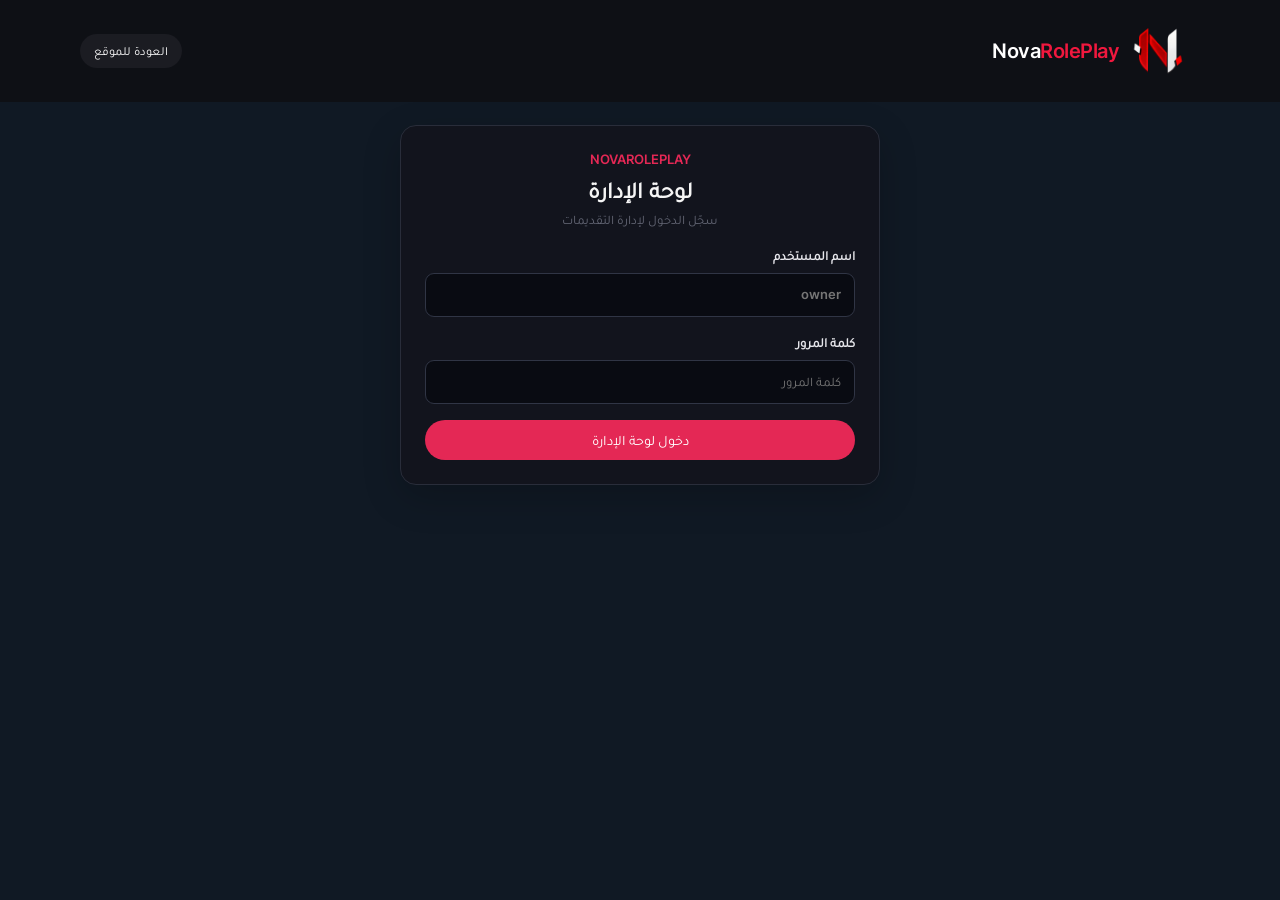
<file: admin.html>
<!doctype html><html lang="ar" dir="rtl" data-bs-theme="dark"><head><meta charset="utf-8"><meta name="viewport" content="width=device-width,initial-scale=1"><title>لوحة الإدارة | NovaRolePlay</title><link rel="icon" href="assets/images/logo-default.png"><link rel="stylesheet" href="assets/plugins/global/plugins.bundle.css"><link rel="stylesheet" href="assets/css/style.bundle.css"><link rel="stylesheet" href="assets/css/custom.css"></head><body class="app-blank bg-body h-auto min-h-100"><nav class="fixed-top header navbar"><div class="container py-3 d-flex justify-content-between align-items-center"><a href="index.html" class="navbar-brand"><img src="assets/images/logo-default.png" alt="NovaRolePlay"><span class="nova-brand-name">Nova<span>RolePlay</span></span></a><a href="index.html" class="btn btn-light btn-sm rounded-pill">العودة للموقع</a></div></nav><main class="container" style="padding-top:125px;padding-bottom:70px"><div class="nova-admin-wrap"><div id="admin-login" class="nova-panel mx-auto" style="max-width:480px"><div class="text-center mb-5"><span class="text-danger fw-bold">NOVAROLEPLAY</span><h1 class="mt-2">لوحة الإدارة</h1><p class="text-gray-500">سجّل الدخول لإدارة التقديمات</p></div><form id="admin-login-form"><label for="admin-username">اسم المستخدم</label><input id="admin-username" autocomplete="username" required placeholder="owner"><label for="admin-password">كلمة المرور</label><input id="admin-password" type="password" autocomplete="current-password" required placeholder="كلمة المرور"><button class="btn btn-danger rounded-pill w-100 py-3" type="submit">دخول لوحة الإدارة</button><div id="admin-login-error" class="alert alert-danger mt-4 d-none">بيانات الدخول غير صحيحة.</div></form></div><section id="admin-dashboard" class="d-none"><div class="d-flex flex-wrap justify-content-between align-items-center mb-6"><div><span class="text-danger fw-bold">NOVAROLEPLAY</span><h1 class="mt-2">إدارة الموقع</h1><p class="text-gray-500 mb-0">مرحبًا <strong id="admin-display-name"></strong></p></div><button id="admin-logout" class="btn btn-light rounded-pill">تسجيل الخروج</button></div><div class="row g-4 mb-7"><div class="col-md-4"><div class="nova-admin-stat"><strong id="stat-total">0</strong><span>إجمالي التقديمات</span></div></div><div class="col-md-4"><div class="nova-admin-stat"><strong id="stat-pending">0</strong><span>بانتظار المراجعة</span></div></div><div class="col-md-4"><div class="nova-admin-stat"><strong id="stat-open">0</strong><span>تقديمات مفتوحة</span></div></div></div><div class="nova-panel mb-6"><div class="d-flex flex-wrap justify-content-between align-items-center mb-4"><div><h2>حالة التقديمات</h2><p class="text-gray-500 mb-0">افتح أو أغلق كل نوع تقديم.</p></div><button id="reset-settings" class="btn btn-light btn-sm rounded-pill">إعادة الافتراضي</button></div><div id="application-settings" class="row g-3"></div></div><div class="nova-panel"><div class="d-flex flex-wrap justify-content-between align-items-center mb-4"><div><h2>طلبات المتقدمين</h2><p class="text-gray-500 mb-0">مراجعة وقبول أو رفض الطلبات.</p></div><div class="d-flex gap-2"><select id="submission-filter" class="form-select form-select-sm" style="width:auto;background:#090b12;color:#fff"><option value="all">كل الطلبات</option><option value="pending">قيد المراجعة</option><option value="accepted">مقبول</option><option value="rejected">مرفوض</option></select><button id="export-submissions" class="btn btn-danger btn-sm rounded-pill">تصدير JSON</button></div></div><div class="nova-admin-table-wrap"><table class="nova-admin-table"><thead><tr><th>رقم الطلب</th><th>نوع التقديم</th><th>الاسم</th><th>Discord</th><th>التاريخ</th><th>الحالة</th><th>الإجراءات</th></tr></thead><tbody id="submissions-body"><tr><td colspan="7" class="text-center text-gray-500">لا توجد تقديمات بعد.</td></tr></tbody></table></div></div><div class="nova-panel mt-6"><h2>حسابات Discord المسجلة</h2><p class="text-gray-500">كل الحسابات التي سجلت الدخول إلى الموقع، مشتركة بين الأونرات.</p><div class="nova-admin-table-wrap"><table class="nova-admin-table"><thead><tr><th>الاسم</th><th>اسم المستخدم</th><th>Discord ID</th><th>مرات الدخول</th><th>آخر دخول</th></tr></thead><tbody id="discord-users-body"><tr><td colspan="5" class="text-center text-gray-500">لا توجد حسابات بعد.</td></tr></tbody></table></div></div></section></div></main><script src="assets/js/application-types.js"></script><script src="assets/js/applications.js"></script><script src="assets/js/admin.js"></script></body></html>
</file>
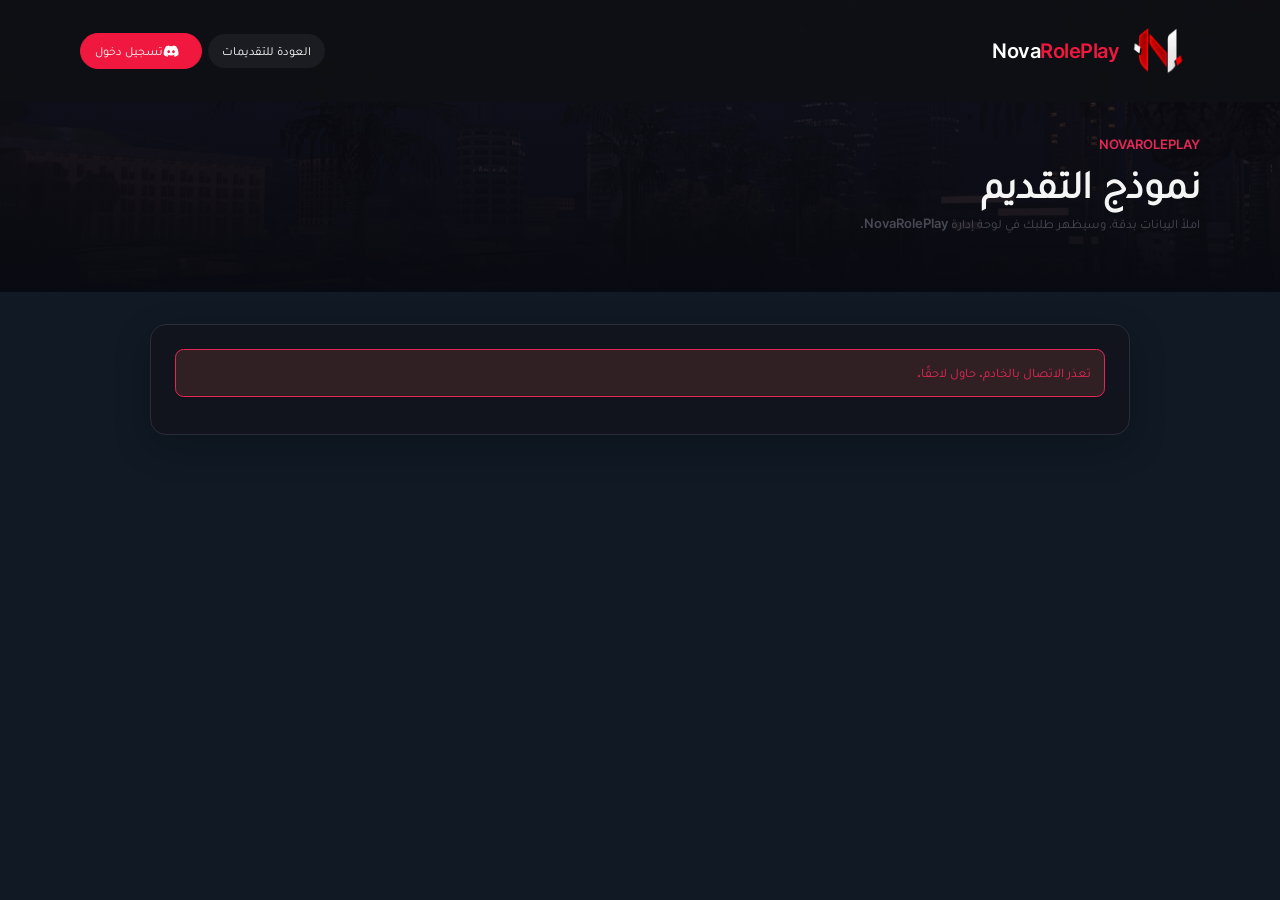
<file: application-form.html>
<!doctype html><html lang="ar" dir="rtl" data-bs-theme="dark"><head><meta charset="utf-8"><meta name="viewport" content="width=device-width, initial-scale=1"><title>إرسال تقديم | NovaRolePlay</title><link rel="icon" href="assets/images/logo-default.png"><link rel="stylesheet" href="assets/plugins/global/plugins.bundle.css"><link rel="stylesheet" href="assets/css/style.bundle.css"><link rel="stylesheet" href="assets/css/custom.css"></head><body class="app-blank bg-body h-auto min-h-100 position-relative"><nav class="fixed-top header navbar navbar-expand-lg"><div class="container py-3 d-flex align-items-center justify-content-between"><a href="index.html" class="navbar-brand"><img src="assets/images/logo-default.png" alt="NovaRolePlay"><span class="nova-brand-name">Nova<span>RolePlay</span></span></a><div class="d-flex gap-2 align-items-center"><a href="application.html" class="btn btn-light btn-sm rounded-pill">العودة للتقديمات</a><a href="login.html" class="btn btn-danger btn-sm rounded-pill nova-login-btn"><i class="fa-brands fa-discord me-1"></i>تسجيل دخول</a></div></div></nav><header class="apps-hero" style="padding:135px 0 45px;background:linear-gradient(180deg,#090a11b8,#090a11),url('assets/images/hero-nova.jpg') center/cover"><div class="container"><span class="text-danger fw-bold">NOVAROLEPLAY</span><h1 class="display-5 fw-bold mt-2">نموذج التقديم</h1><p class="text-gray-400">املأ البيانات بدقة، وسيظهر طلبك في لوحة إدارة NovaRolePlay.</p></div></header><main class="container py-10"><div class="nova-form-wrap"><div class="nova-panel"><div id="form-closed" class="alert alert-danger d-none">هذا التقديم مغلق حاليًا.</div><form id="nova-application-form"><div class="mb-5"><label for="appType">نوع التقديم</label><select id="appType" name="type" required></select></div><div class="mb-5"><label for="playerName">اسمك داخل اللعبة</label><input id="playerName" name="playerName" required maxlength="80" placeholder="اسم الشخصية"></div><div class="mb-5"><label for="discordName">اسمك في Discord</label><input id="discordName" name="discordName" required maxlength="80" placeholder="username"></div><div class="mb-5"><label for="age">العمر</label><input id="age" name="age" type="number" min="13" max="99" required placeholder="عمرك"></div><div class="mb-5"><label for="experience">خبراتك</label><textarea id="experience" name="experience" rows="4" required maxlength="1500" placeholder="اكتب خبراتك السابقة..."></textarea></div><div class="mb-5"><label for="reason">لماذا تريد التقديم؟</label><textarea id="reason" name="reason" rows="4" required maxlength="1500" placeholder="اكتب سبب تقديمك..."></textarea></div><button type="submit" class="btn btn-danger rounded-pill px-7 py-3">إرسال التقديم</button><a href="application.html" class="btn btn-light rounded-pill px-7 py-3 ms-2">إلغاء</a></form><div id="form-success" class="alert alert-success d-none mt-4">تم إرسال التقديم بنجاح وحفظه في قاعدة البيانات.</div></div></div></main><script src="assets/js/application-types.js"></script><script src="assets/js/applications.js"></script><script src="assets/js/application-form.js"></script><script src="assets/js/discord-home.js"></script></body></html>
</file>
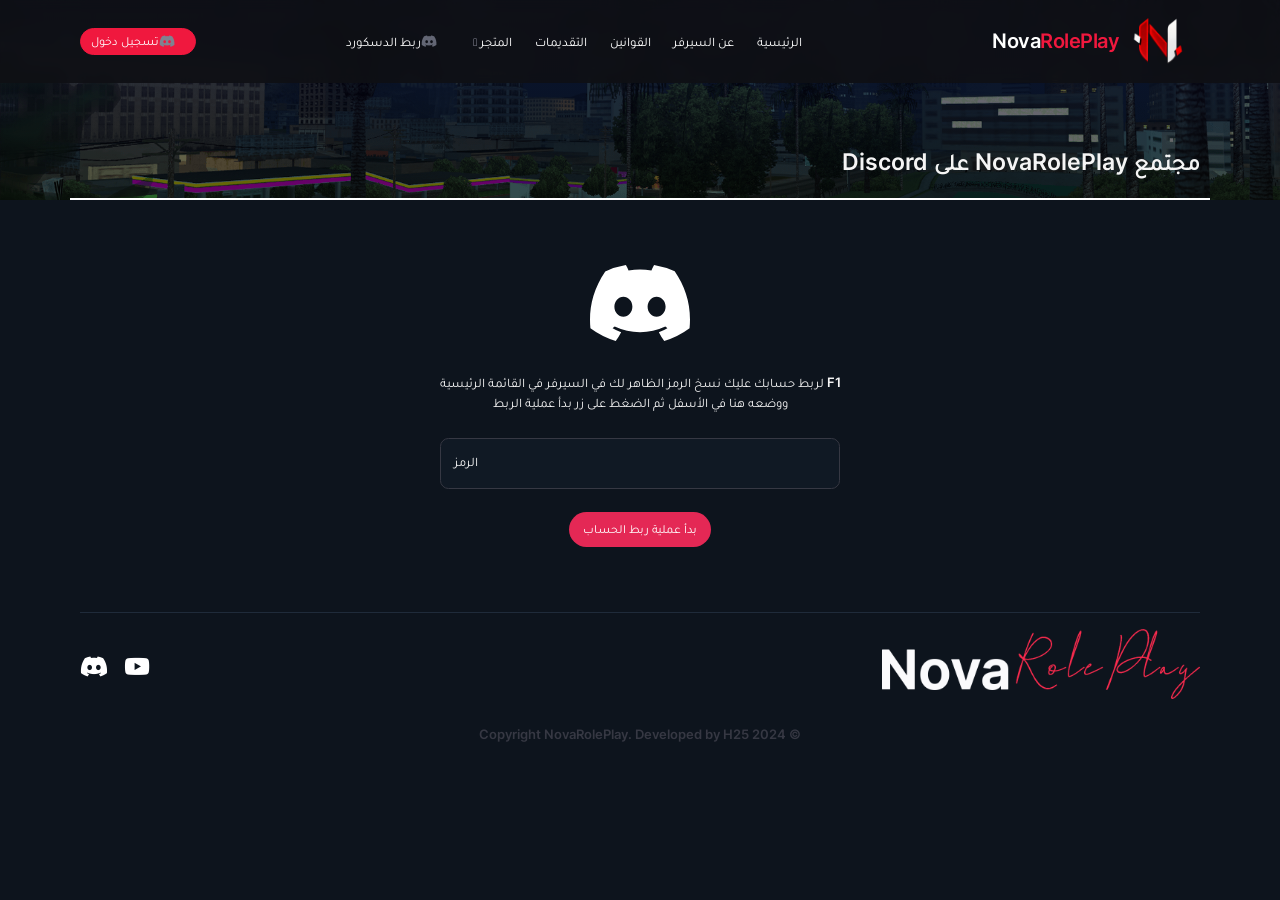
<file: linkdiscord.html>
<!doctype html>
<!DOCTYPE html>

<!DOCTYPE html>

<!DOCTYPE html>

<!DOCTYPE html>

<html data-bs-theme="dark" data-bs-theme-mode="dark" dir="rtl" lang="ar">
<meta content="text/html;charset=utf-8" http-equiv="content-type"/>
<head> <meta content="text/html; charset=utf-8" http-equiv="Content-Type"/> <meta content="IE=edge,chrome=1" http-equiv="X-UA-Compatible"/> <meta content="width=device-width,initial-scale=1,maximum-scale=1" name="viewport"/> <meta content="user-scalable=no,initial-scale=1,maximum-scale=1,minimum-scale=1,width=device-width,height=device-height" name="viewport"/> <meta content="width=device-width,initial-scale=1,maximum-scale=1,user-scalable=no" name="viewport"/> <link href="assets/images/logo-default.png" rel="icon"/> <link href="assets/images/logo-default.png" rel="apple-touch-icon"/> <title>Discord | NovaRolePlay</title> <meta content="NovaRolePlay - مجتمع MTA RolePlay للحياة الواقعية." name="description"/> <meta content="NovaRolePlay, MTA:SA, RolePlay, GTA, عصابات, فاكنشات" name="keywords"/> <meta content="H25" name="author"/> <meta content="Discord | NovaRolePlay" property="og:title"/> <meta content="website" property="og:type"/> <meta content="" property="og:url"/> <meta content="assets/images/logo-name.png" property="og:image"/> <meta content="Discord | NovaRolePlay" name="twitter:title"/> <meta content="عالمك، قصتك، مجتمع NovaRolePlay." name="twitter:description"/> <meta content="assets/images/logo-name.png" name="twitter:image"/> <meta content="summary_large_image" name="twitter:card"/> <link href="assets/plugins/global/plugins.bundle.css" rel="stylesheet" type="text/css"/> <link href="assets/css/style.bundle.css" rel="stylesheet"/> <link href="assets/css/custom.css" rel="stylesheet"/> <link href="assets/plugins/custom/datatables/datatables.bundle.css" rel="stylesheet" type="text/css"/> <link href="site-assets.fontawesome.com/releases/v6.5.1/css/all.css" rel="stylesheet"/> <link href="site-assets.fontawesome.com/releases/v6.5.1/css/sharp-thin.css" rel="stylesheet"/> <link href="site-assets.fontawesome.com/releases/v6.5.1/css/sharp-solid.css" rel="stylesheet"/> <link href="site-assets.fontawesome.com/releases/v6.5.1/css/sharp-regular.css" rel="stylesheet"/> <link href="site-assets.fontawesome.com/releases/v6.5.1/css/sharp-light.css" rel="stylesheet"/> <link href="cdnjs.cloudflare.com/ajax/libs/animate.css/4.1.1/animate.min.css" rel="stylesheet"/> <script></script> </head> <script>function gtag(){dataLayer.push(arguments)}window.dataLayer=window.dataLayer||[],gtag("js",new Date),gtag("config","G-TJRLF5KV06")</script> <body class="app-blank bg-body+ h-auto min-h-100 position-relative" data-bs-spy="scroll" data-bs-target="#kt_landing_menu" id="kt_body"> <nav class="user-select-none animate__animated animate__slideInDown fixed-top header navbar navbar-expand-lg"> <div class="align-items-center container justify-content-between"> <a class="navbar-brand" href="index.html"> <img alt="NovaRolePlay" height="58px" src="assets/images/logo-default.png"/> <span class="nova-brand-name">Nova<span>RolePlay</span></span></a> <div> <div class="collapse navbar-collapse" id="navbarNav"> <ul class="gap-3 navbar-nav"> <li class="nav-item"> <a aria-current="page" class="nav-link active" href="index.html">الرئيسية</a> </li> <li class="nav-item"> <a class="nav-link" href="index.html#about-us">عن السيرفر</a> </li> <li class="nav-item"> <a class="nav-link" href="rules.html">القوانين</a> </li> <li class="nav-item"> <a class="nav-link" href="application.html">التقديمات</a> </li> <li class="nav-item"> <a class="nav-link" data-nova-link="store" href="#" target="_blank"> المتجر <span class="fa-arrow-up-right-from-square fa-solid fs-8 ms-2 text-gray-800"> </span></a> </li> <li class="nav-item"> <a class="nav-link" href="linkdiscord.html"><i class="fa-brands fa-discord me-2"></i>ربط الدسكورد</a> </li> </ul> </div> </div> <div> <div class="d-flex"> <a class="btn-sm py-1 btn-light nova-login-btn px-3 btn rounded-pill" href="login.html"><i class="fa-brands fa-discord me-2"></i>تسجيل دخول</a> <button aria-controls="navbarNav" aria-expanded="false" aria-label="Toggle navigation" class="border-0 ms-4 navbar-toggler" data-bs-target="#navbarNav" data-bs-toggle="collapse" type="button"> <span class="navbar-toggler-icon"></span> </button> </div> </div> </div> </nav> <div class="w-100 position-relative h-200px" style="background-size:cover;background-position:center center;background-image:url(assets/images/background-7.png)"> <div class="bg-overlay"></div> <div class="d-flex w-100 align-items-end border-2 border-bottom border-white container h-100 position-relative"> <div class="d-flex flex-column align-items-start pb-5 w-100"> <h1>مجتمع NovaRolePlay على Discord</h1> </div> </div> </div> <div class="d-flex align-items-center flex-column container justify-content-center px-5 py-20"> <img class="user-select-none w-100px" src="assets/images/discord-mark-white.svg"/> <p class="text-center mt-10"> F1 لربط حسابك عليك نسخ الرمز الظاهر لك في السيرفر في القائمة الرئيسية <br/> ووضعه هنا في الأسفل ثم الضغط على زر بدأ عملية الربط </p> <p></p> <form class="text-center" hx-on::after-request=" if(event.detail.successful) this.reset()" hx-target="_top"> <div class="user-select-none form-floating mb-7 w-lg-400px"> <input autocomplete="off" class="form-control" id="floatingInput" name="code" placeholder="XXXXXXXXXXXXXXXX"/> <label for="floatingInput">الرمز</label> </div> <div id="linkdiscord_message"> </div> <button class="btn btn-sm rounded-pill btn-danger" hx-indicator="#htmx_loading_indicator" hx-post="/linkdiscord" hx-target="#linkdiscord_message">بدأ عملية ربط الحساب</button> </form> </div> <div class="container"> <footer class="d-flex align-items-center flex-column animate__animated animate__slideInUp border-top flex-sm-row justify-content-between py-5"> <div class=""> <a class="d-flex align-items-center link-body-emphasis mb-3 text-decoration-none" href="index.html"> <img alt="" height="70px" src="assets/images/logo-name.png"/> </a> </div> <div class="d-flex gap-5"> <a data-nova-link="youtube" href="#" target="__blank"> <span class="fa-brands fs-1 fa-youtube"></span> </a> <a data-nova-link="mainDiscord" href="#" target="__blank"> <span class="fa-brands fa-discord fs-1"></span> </a> </div> </footer> <p class="text-center text-body-secondary text-gray-300">© 2024 Copyright NovaRolePlay. Developed by H25</p> </div> <div class="align-items-center fixed-top h-100 htmx-indicator justify-content-center w-100" id="htmx_loading_indicator" style="background-color:#00000055;z-index:9999999999999999999;display:none"> <span class="spinner-border" role="status"> <span class="visually-hidden">Loading...</span> </span> </div> <script src="assets/plugins/global/plugins.bundle.js"></script> <script src="assets/js/scripts.bundle.js"></script> <script src="assets/plugins/custom/fslightbox/fslightbox.bundle.js"></script> <script src="assets/plugins/custom/datatables/datatables.bundle.js"></script> <script src="assets/js/discord-home.js"></script><script src="assets/js/nova-links.js"></script>
</body></html>
</file>
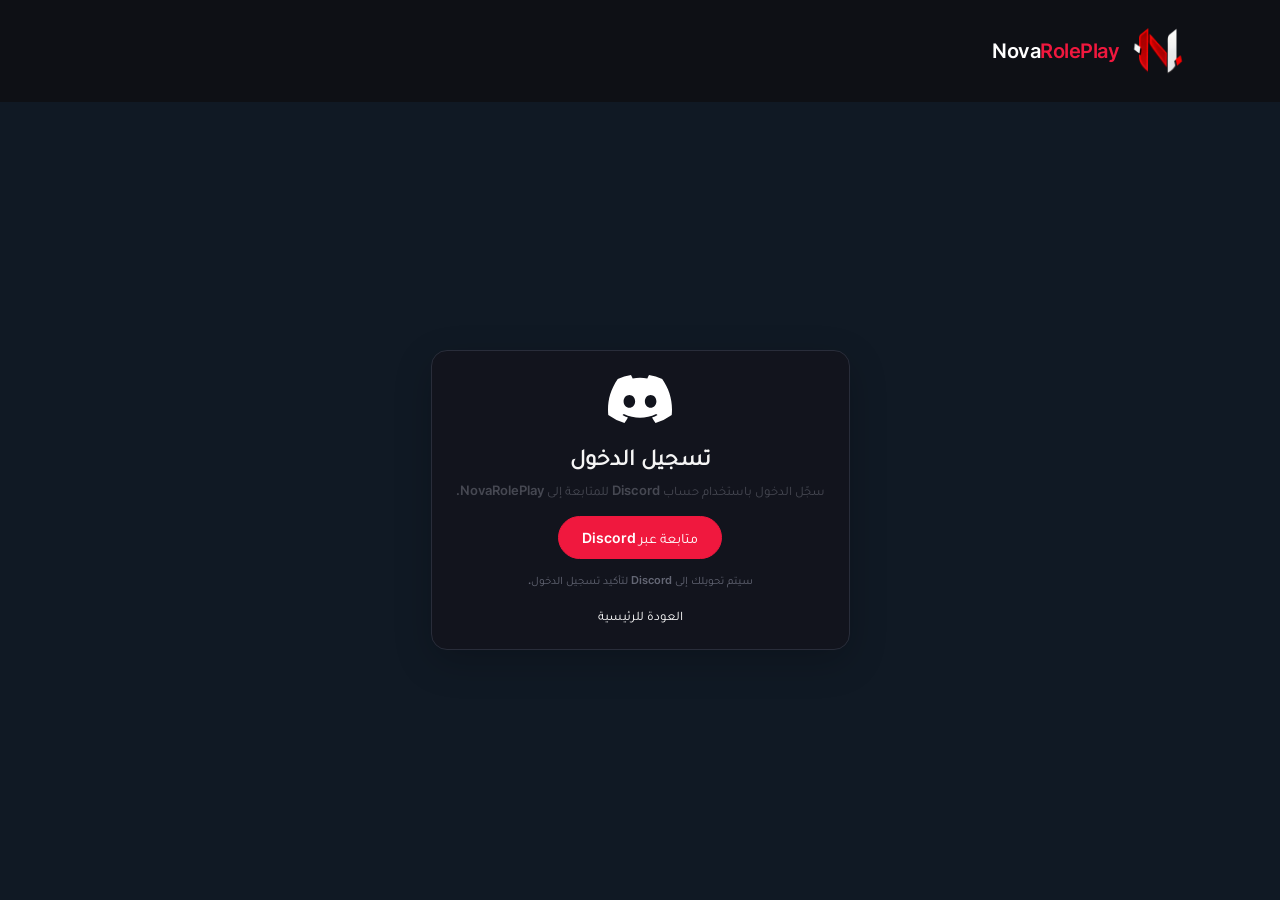
<file: login.html>
<!doctype html><html lang="ar" dir="rtl" data-bs-theme="dark"><head><meta charset="utf-8"><meta name="viewport" content="width=device-width, initial-scale=1"><title>تسجيل الدخول | NovaRolePlay</title><link rel="icon" href="assets/images/logo-default.png"><link rel="stylesheet" href="assets/plugins/global/plugins.bundle.css"><link rel="stylesheet" href="assets/css/style.bundle.css"><link rel="stylesheet" href="assets/css/custom.css"></head><body class="app-blank bg-body h-auto min-h-100"><nav class="fixed-top header navbar"><div class="container py-3"><a href="index.html" class="navbar-brand"><img src="assets/images/logo-default.png" alt="NovaRolePlay"><span class="nova-brand-name">Nova<span>RolePlay</span></span></a></div></nav><main class="container d-flex align-items-center justify-content-center" style="min-height:100vh;padding-top:100px"><div class="nova-panel text-center" style="max-width:560px"><img src="assets/images/discord-mark-white.svg" alt="Discord" style="width:64px;margin-bottom:20px"><h1 class="mb-3">تسجيل الدخول</h1><p class="text-gray-400 mb-5">سجّل الدخول باستخدام حساب Discord للمتابعة إلى NovaRolePlay.</p><a class="btn btn-danger rounded-pill px-7 py-3 nova-login-btn" href="discord-login.php">متابعة عبر Discord</a><div class="small text-gray-500 mt-4">سيتم تحويلك إلى Discord لتأكيد تسجيل الدخول.</div><a href="index.html" class="d-block mt-5">العودة للرئيسية</a></div></main><script src="assets/js/discord-home.js"></script><script src="assets/js/nova-links.js"></script></body></html>
</file>
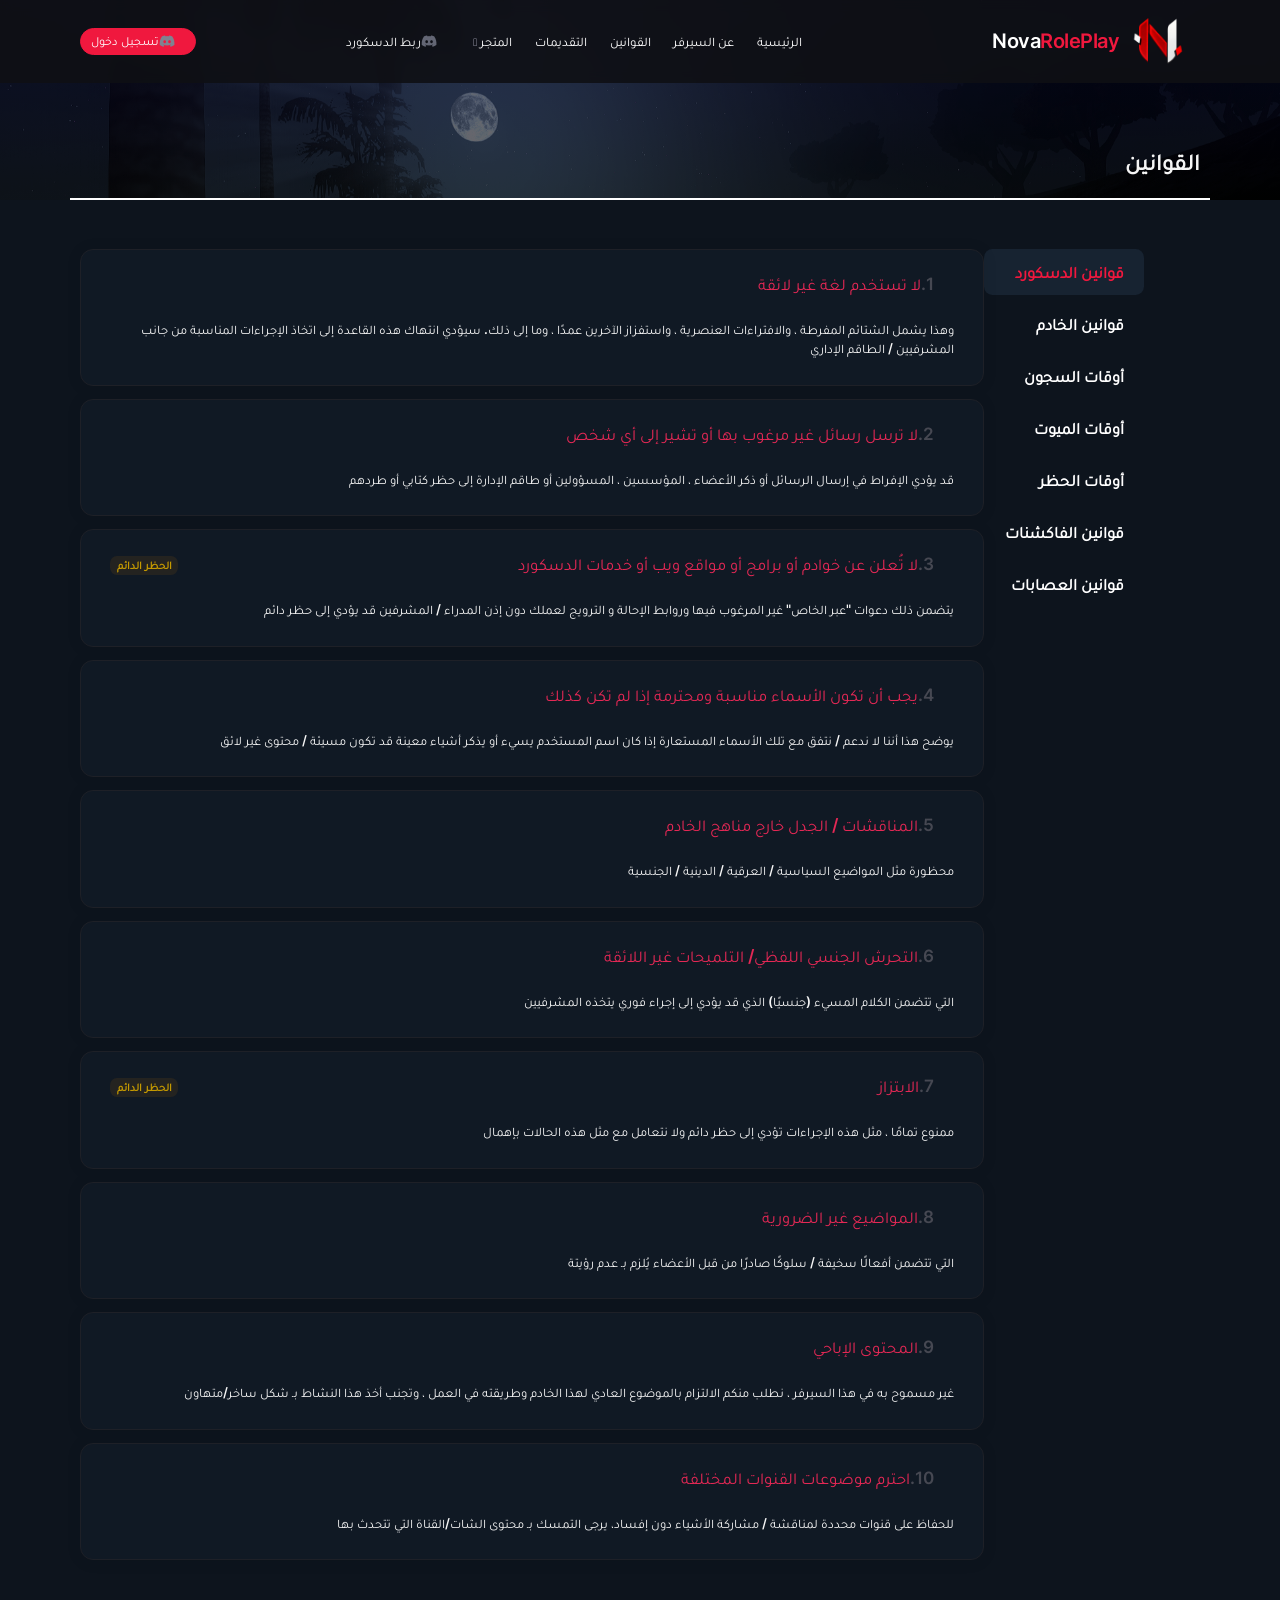
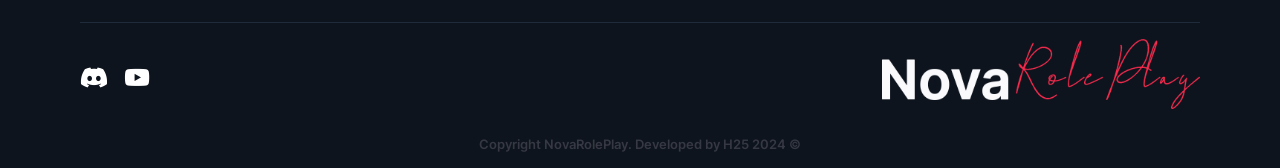
<file: rules.html>
<!doctype html>
<!DOCTYPE html>

<!DOCTYPE html>

<!DOCTYPE html>

<html data-bs-theme="dark" data-bs-theme-mode="dark" dir="rtl" lang="ar">
<meta content="text/html;charset=utf-8" http-equiv="content-type"/>
<head> <meta content="text/html; charset=utf-8" http-equiv="Content-Type"/> <meta content="IE=edge,chrome=1" http-equiv="X-UA-Compatible"/> <meta content="width=device-width,initial-scale=1,maximum-scale=1" name="viewport"/> <meta content="user-scalable=no,initial-scale=1,maximum-scale=1,minimum-scale=1,width=device-width,height=device-height" name="viewport"/> <meta content="width=device-width,initial-scale=1,maximum-scale=1,user-scalable=no" name="viewport"/> <link href="assets/images/logo-default.png" rel="icon"/> <link href="assets/images/logo-default.png" rel="apple-touch-icon"/> <title>القوانين | NovaRolePlay</title> <meta content="NovaRolePlay - مجتمع MTA RolePlay للحياة الواقعية." name="description"/> <meta content="NovaRolePlay, MTA:SA, RolePlay, GTA, عصابات, فاكنشات" name="keywords"/> <meta content="H25" name="author"/> <meta content="القوانين | NovaRolePlay" property="og:title"/> <meta content="website" property="og:type"/> <meta content="" property="og:url"/> <meta content="assets/images/logo-name.png" property="og:image"/> <meta content="القوانين | NovaRolePlay" name="twitter:title"/> <meta content="عالمك، قصتك، مجتمع NovaRolePlay." name="twitter:description"/> <meta content="assets/images/logo-name.png" name="twitter:image"/> <meta content="summary_large_image" name="twitter:card"/> <link href="assets/plugins/global/plugins.bundle.css" rel="stylesheet" type="text/css"/> <link href="assets/css/style.bundle.css" rel="stylesheet"/> <link href="assets/css/custom.css" rel="stylesheet"/> <link href="assets/plugins/custom/datatables/datatables.bundle.css" rel="stylesheet" type="text/css"/> <link href="site-assets.fontawesome.com/releases/v6.5.1/css/all.css" rel="stylesheet"/> <link href="site-assets.fontawesome.com/releases/v6.5.1/css/sharp-thin.css" rel="stylesheet"/> <link href="site-assets.fontawesome.com/releases/v6.5.1/css/sharp-solid.css" rel="stylesheet"/> <link href="site-assets.fontawesome.com/releases/v6.5.1/css/sharp-regular.css" rel="stylesheet"/> <link href="site-assets.fontawesome.com/releases/v6.5.1/css/sharp-light.css" rel="stylesheet"/> <link href="cdnjs.cloudflare.com/ajax/libs/animate.css/4.1.1/animate.min.css" rel="stylesheet"/> <script></script> </head> <script>function gtag(){dataLayer.push(arguments)}window.dataLayer=window.dataLayer||[],gtag("js",new Date),gtag("config","G-TJRLF5KV06")</script> <body class="app-blank bg-body+ h-auto min-h-100 position-relative" data-bs-spy="scroll" data-bs-target="#kt_landing_menu" id="kt_body"> <nav class="animate__animated animate__slideInDown fixed-top header navbar navbar-expand-lg user-select-none"> <div class="align-items-center justify-content-between container"> <a class="navbar-brand" href="index.html"> <img alt="NovaRolePlay" height="58px" src="assets/images/logo-default.png"/> <span class="nova-brand-name">Nova<span>RolePlay</span></span></a> <div> <div class="collapse navbar-collapse" id="navbarNav"> <ul class="gap-3 navbar-nav"> <li class="nav-item"> <a aria-current="page" class="nav-link active" href="index.html">الرئيسية</a> </li> <li class="nav-item"> <a class="nav-link" href="index.html#about-us">عن السيرفر</a> </li> <li class="nav-item"> <a class="nav-link" href="rules.html">القوانين</a> </li> <li class="nav-item"> <a class="nav-link" href="application.html">التقديمات</a> </li> <li class="nav-item"> <a class="nav-link" data-nova-link="store" href="#" target="_blank"> المتجر <span class="fa-arrow-up-right-from-square fa-solid fs-8 ms-2 text-gray-800"> </span></a> </li> <li class="nav-item"> <a class="nav-link" href="linkdiscord.html"><i class="fa-brands fa-discord me-2"></i>ربط الدسكورد</a> </li> </ul> </div> </div> <div> <div class="d-flex"> <a class="btn-sm py-1 btn-light nova-login-btn px-3 btn rounded-pill" href="login.html"><i class="fa-brands fa-discord me-2"></i>تسجيل دخول</a> <button aria-controls="navbarNav" aria-expanded="false" aria-label="Toggle navigation" class="border-0 ms-4 navbar-toggler" data-bs-target="#navbarNav" data-bs-toggle="collapse" type="button"> <span class="navbar-toggler-icon"></span> </button> </div> </div> </div> </nav> <div class="w-100 h-200px position-relative" style="background-size:cover;background-image:url(assets/images/background-2.png)"> <div class="bg-overlay"></div> <div class="w-100 d-flex align-items-end border-2 border-bottom border-white container h-100 position-relative"> <div class="w-100 d-flex align-items-start flex-column pb-5"> <h1>القوانين</h1> </div> </div> </div> <div class="container py-15"> <style>.card-body p{margin-bottom:0}</style> <div class="d-flex flex-column flex-md-row"> <ul class="animate__animated animate__fadeInLeft border-0 flex-md-column flex-row fs-6 mb-3 mb-md-0 me-5 min-w-lg-200px nav nav-pills nav-tabs" role="tablist"> <li class="w-100 mb-md-2 me-0 nav-item" role="presentation"> <a aria-selected="false" class="w-100 btn btn-active-light-primary btn-flex nav-link active" data-bs-toggle="tab" href="#rules_category_1" role="tab"> <span class="d-flex flex-column align-items-start"> <span class="fs-4 fw-bold">قوانين الدسكورد</span> </span> </a> </li> <li class="w-100 mb-md-2 me-0 nav-item" role="presentation"> <a aria-selected="false" class="w-100 btn btn-active-light-primary btn-flex nav-link" data-bs-toggle="tab" href="#rules_category_8" role="tab"> <span class="d-flex flex-column align-items-start"> <span class="fs-4 fw-bold">قوانين الخادم </span> </span> </a> </li> <li class="w-100 mb-md-2 me-0 nav-item" role="presentation"> <a aria-selected="false" class="w-100 btn btn-active-light-primary btn-flex nav-link" data-bs-toggle="tab" href="#rules_category_3" role="tab"> <span class="d-flex flex-column align-items-start"> <span class="fs-4 fw-bold">أوقات السجون</span> </span> </a> </li> <li class="w-100 mb-md-2 me-0 nav-item" role="presentation"> <a aria-selected="false" class="w-100 btn btn-active-light-primary btn-flex nav-link" data-bs-toggle="tab" href="#rules_category_4" role="tab"> <span class="d-flex flex-column align-items-start"> <span class="fs-4 fw-bold">أوقات الميوت</span> </span> </a> </li> <li class="w-100 mb-md-2 me-0 nav-item" role="presentation"> <a aria-selected="false" class="w-100 btn btn-active-light-primary btn-flex nav-link" data-bs-toggle="tab" href="#rules_category_6" role="tab"> <span class="d-flex flex-column align-items-start"> <span class="fs-4 fw-bold">أوقات الحظر</span> </span> </a> </li> <li class="w-100 mb-md-2 me-0 nav-item" role="presentation"> <a aria-selected="false" class="w-100 btn btn-active-light-primary btn-flex nav-link" data-bs-toggle="tab" href="#rules_category_2" role="tab"> <span class="d-flex flex-column align-items-start"> <span class="fs-4 fw-bold">قوانين الفاكشنات</span> </span> </a> </li> <li class="w-100 mb-md-2 me-0 nav-item" role="presentation"> <a aria-selected="false" class="w-100 btn btn-active-light-primary btn-flex nav-link" data-bs-toggle="tab" href="#rules_category_5" role="tab"> <span class="d-flex flex-column align-items-start"> <span class="fs-4 fw-bold">قوانين العصابات</span> </span> </a> </li> </ul> <div class="w-100 animate__animated animate__fadeIn tab-content" id="myTabContent"> <div class="fade tab-pane active show" id="rules_category_1" role="tabpanel"> <div class="card card-flush mb-4 shadow-sm"> <div class="align-items-center card-header"> <h3 class="card-title py-2 text-danger"><span class="me-4 text-gray-400">1.</span> لا تستخدم لغة غير لائقة</h3> </div> <div class="card-body pb-8 pt-0"> وهذا يشمل الشتائم المفرطة ، والافتراءات العنصرية ، واستفزاز الآخرين عمدًا ، وما إلى ذلك. سيؤدي انتهاك هذه القاعدة إلى اتخاذ الإجراءات المناسبة من جانب المشرفيين / الطاقم الإداري </div> </div> <div class="card card-flush mb-4 shadow-sm"> <div class="align-items-center card-header"> <h3 class="card-title py-2 text-danger"><span class="me-4 text-gray-400">2.</span> لا ترسل رسائل غير مرغوب بها أو تشير إلى أي شخص</h3> </div> <div class="card-body pb-8 pt-0"> قد يؤدي الإفراط في إرسال الرسائل أو ذكر الأعضاء ، المؤسسين ، المسؤولين أو طاقم الإدارة إلى حظر كتابي أو طردهم </div> </div> <div class="card card-flush mb-4 shadow-sm"> <div class="align-items-center card-header"> <h3 class="card-title py-2 text-danger"><span class="me-4 text-gray-400">3.</span> لا تُعلن عن خوادم أو برامج أو مواقع ويب أو خدمات الدسكورد</h3> <div class="pt-6+"> <div class="badge badge-light-warning"> الحظر الدائم </div> </div> </div> <div class="card-body pb-8 pt-0"> يتضمن ذلك دعوات "عبر الخاص" غير المرغوب فيها وروابط الإحالة و الترويج لعملك دون إذن المدراء / المشرفين قد يؤدي إلى حظر دائم </div> </div> <div class="card card-flush mb-4 shadow-sm"> <div class="align-items-center card-header"> <h3 class="card-title py-2 text-danger"><span class="me-4 text-gray-400">4.</span> يجب أن تكون الأسماء مناسبة ومحترمة إذا لم تكن كذلك</h3> </div> <div class="card-body pb-8 pt-0"> يوضح هذا أننا لا ندعم / نتفق مع تلك الأسماء المستعارة إذا كان اسم المستخدم يسيء أو يذكر أشياء معينة قد تكون مسيئة / محتوى غير لائق </div> </div> <div class="card card-flush mb-4 shadow-sm"> <div class="align-items-center card-header"> <h3 class="card-title py-2 text-danger"><span class="me-4 text-gray-400">5.</span> المناقشات / الجدل خارج مناهج الخادم</h3> </div> <div class="card-body pb-8 pt-0"> محظورة مثل المواضيع السياسية / العرقية / الدينية / الجنسية </div> </div> <div class="card card-flush mb-4 shadow-sm"> <div class="align-items-center card-header"> <h3 class="card-title py-2 text-danger"><span class="me-4 text-gray-400">6.</span> التحرش الجنسي اللفظي/ التلميحات غير اللائقة</h3> </div> <div class="card-body pb-8 pt-0"> التي تتضمن الكلام المسيء (جنسيًا) الذي قد يؤدي إلى إجراء فوري يتخذه المشرفيين </div> </div> <div class="card card-flush mb-4 shadow-sm"> <div class="align-items-center card-header"> <h3 class="card-title py-2 text-danger"><span class="me-4 text-gray-400">7.</span> الابتزاز</h3> <div class="pt-6+"> <div class="badge badge-light-warning"> الحظر الدائم </div> </div> </div> <div class="card-body pb-8 pt-0"> ممنوع تمامًا ، مثل هذه الإجراءات تؤدي إلى حظر دائم ولا نتعامل مع مثل هذه الحالات بإهمال </div> </div> <div class="card card-flush mb-4 shadow-sm"> <div class="align-items-center card-header"> <h3 class="card-title py-2 text-danger"><span class="me-4 text-gray-400">8.</span> المواضيع غير الضرورية</h3> </div> <div class="card-body pb-8 pt-0"> التي تتضمن أفعالًا سخيفة / سلوكًا صادرًا من قبل الأعضاء يُلزم بـ عدم رؤيتة </div> </div> <div class="card card-flush mb-4 shadow-sm"> <div class="align-items-center card-header"> <h3 class="card-title py-2 text-danger"><span class="me-4 text-gray-400">9.</span> المحتوى الإباحي</h3> </div> <div class="card-body pb-8 pt-0"> غير مسموح به في هذا السيرفر ، نطلب منكم الالتزام بالموضوع العادي لهذا الخادم وطريقته في العمل ، وتجنب أخذ هذا النشاط بـ شكل ساخر/متهاون </div> </div> <div class="card card-flush mb-4 shadow-sm"> <div class="align-items-center card-header"> <h3 class="card-title py-2 text-danger"><span class="me-4 text-gray-400">10.</span> احترم موضوعات القنوات المختلفة</h3> </div> <div class="card-body pb-8 pt-0"> للحفاظ على قنوات محددة لمناقشة / مشاركة الأشياء دون إفساد، يرجى التمسك بـ محتوى الشات/القناة التي تتحدث بها </div> </div> </div> <div class="fade tab-pane" id="rules_category_8" role="tabpanel"> <div class="mb-5"> <p><br/></p> </div> <div class="card card-flush mb-4 shadow-sm"> <div class="align-items-center card-header"> <h3 class="card-title py-2 text-danger"><span class="me-4 text-gray-400">1.</span> Golden Rule (GR)</h3> </div> <div class="card-body pb-8 pt-0"> <p>أولاً وقبل كل شيء ، كعضو في هذا المجتمع ، من المتوقع أن تعامل الناس كما تريد أن تتم معاملتك. ما لم يكن لديك نوع من الرغبة في أن تعامل بطريقة سيئة ، فإن ما نعنيه في الواقع هو أن نعامل الناس باحترام وأن نكون طيبين. استخدم الحس السليم أثناء اللعبة وتذكر أن الجميع هنا فقط للاستمتاع.<p><br/><p>"القاعدة الذهبية" هي أن تكون الجميع مهذبين لبعضهم البعض ، وتظهر الاحترام ، ومساعدة الناس الذين قد يكونون جددًا على خادمنا وبصفة عامة كوننا عضوًا جيدًا في المجتمع. نأمل أن تأخذ هذه القاعدة على محمل الجد كما تفعل بقية ، لأنك يمكن أن تجد نفسك في مأزق إذا لم تفعل ذلك.</p> </p></p></div> </div> <div class="card card-flush mb-4 shadow-sm"> <div class="align-items-center card-header"> <h3 class="card-title py-2 text-danger"><span class="me-4 text-gray-400">2.</span> Multiple accounts (MA)</h3> </div> <div class="card-body pb-8 pt-0"> <p>لا يُسمح لك باستخدام أكثر من حساب واحد على خادم ومنتديات MTA. سيؤدي الحصول على حسابين أو أكثر إلى حظر دائم ، مع وجود خيار نداء الحظر لتوضيح نفسك في المنتديات. يتم الحظر الدائم كإجراء احترازي .</p> </div> </div> <div class="card card-flush mb-4 shadow-sm"> <div class="align-items-center card-header"> <h3 class="card-title py-2 text-danger"><span class="me-4 text-gray-400">3.</span> Server Advertising</h3> </div> <div class="card-body pb-8 pt-0"> <p>يحظر تمامًا إرسال روابط اللاعبين الآخرين أو مناقشة خوادم أو مجتمعات أو مجموعات أخرى بطريقة الإعلان. نحن نتوقع من جميع اللاعبين أن يحافظوا على آرائهم حول هذه المسألة لأنفسهم ، كما نأمل أن يفعل الأعضاء من زوايا أخرى من عالم الألعاب الشيء نفسه بالنسبة لنا .</p> </div> </div> <div class="card card-flush mb-4 shadow-sm"> <div class="align-items-center card-header"> <h3 class="card-title py-2 text-danger"><span class="me-4 text-gray-400">4.</span> Breaking rules</h3> </div> <div class="card-body pb-8 pt-0"> <p>لا يسمح لك بأي حال من الأحوال بخرق القواعد لأن أي شخص آخر فعل ذلك. إذا رأيت شخصًا يخالف أي قواعد ، فأبلغهم إلى المسؤول على الفور. لا تبدأ في كسر القواعد بنفسك وإلا ستواجه العقاب.</p> </div> </div> <div class="card card-flush mb-4 shadow-sm"> <div class="align-items-center card-header"> <h3 class="card-title py-2 text-danger"><span class="me-4 text-gray-400">5.</span> Private messaging</h3> </div> <div class="card-body pb-8 pt-0"> <p>يُسمح بمشغلي الرسائل الخاصة ، إذا لم يتم تبادل أي معلومات شخصية ، لأن ذلك يتعارض مع قواعد الميتا جيمنج. كما تقتصر الرسائل الخاصة على مسؤولي الواجب على أي شيء غير ذي صلة بعملهم كمسؤول. لا ينبغي الاتصال بهم فيما يتعلق بالتقارير أو القضايا أو أي شيء مماثل ، مباشرة. يجوز لك تعيين الموظف بعد قبوله لتقريرك .</p> </div> </div> <div class="card card-flush mb-4 shadow-sm"> <div class="align-items-center card-header"> <h3 class="card-title py-2 text-danger"><span class="me-4 text-gray-400">6.</span> Bugs</h3> </div> <div class="card-body pb-8 pt-0"> <p>لا يُسمح لك بإساءة استخدام الأخطاء ، حيث تعتبر الأخطاء بمثابة إجراءات غير مقصودة ، مثل ازدواج العناصر / المال / المركبات .<p>مطلوب منك الإبلاغ عن أي أخطاء تجدها باستخدام السرعوف لدينا .<p>سيقابل عدم الإبلاغ عن الأخطاء واستخدامها بدلاً من ذلك لمصلحتك الخاصة / كسبك بعقوبة صارمة قد تشمل فرض حظر دائم وإعادة تعيين حسابك .</p> </p></p></div> </div> <div class="card card-flush mb-4 shadow-sm"> <div class="align-items-center card-header"> <h3 class="card-title py-2 text-danger"><span class="me-4 text-gray-400">7.</span> Inactivity</h3> </div> <div class="card-body pb-8 pt-0"> <p>قد يتم بيع الممتلكات التي تشمل البيوت والمحلات بشكل تلقائي في حالة إهمالها .</p> </div> </div> <div class="card card-flush mb-4 shadow-sm"> <div class="align-items-center card-header"> <h3 class="card-title py-2 text-danger"><span class="me-4 text-gray-400">8.</span> Metagaming (MG)</h3> </div> <div class="card-body pb-8 pt-0"> <p>الميتاقيمينق هو عندما يستخدم شخص ما معلومات خارج الحرف (OOC) لأغراض لأغراض (IC). إذا حاولت تحريض ميتا جيمنج ، فأنت أيضًا تخالف القواعد .<p><br/><p>يمكن أن تتراوح معلومات خارج نطاق الحرف بين أشياء تعرفت عليها عبر دردشات Skype .</p> </p></p></div> </div> <div class="card card-flush mb-4 shadow-sm"> <div class="align-items-center card-header"> <h3 class="card-title py-2 text-danger"><span class="me-4 text-gray-400">9.</span> Powergaming (PG)</h3> </div> <div class="card-body pb-8 pt-0"> <p>إن الباروقيمينق هي المكان الذي تفرض فيه الإجراءات على شخص ما ، ولا تسمح للاعب الآخر بالرد ، أو استخدام عناصر لم تحصل عليها فعليًا - أو تعمل بشكل خارق تمامًا. وهناك طريقة إضافية أخرى لا يدركها الكثير من الناس ، بل هي طريقة لعب الأدوار الملتوية والحالات التي تستفيد فيها شخصيتك دون مراعاة أي سلبية يجب أن تلعب بها الأدوار.<p><br/><p>إن عوامل مثل السن والجروح والحالات المجهدة عاطفياً ، وما إلى ذلك ، كلها عوامل تقرر ما إذا كنت تلعب بالطاقة أم لا .</p> </p></p></div> </div> <div class="card card-flush mb-4 shadow-sm"> <div class="align-items-center card-header"> <h3 class="card-title py-2 text-danger"><span class="me-4 text-gray-400">10.</span> Deathmatching (DM)</h3> </div> <div class="card-body pb-8 pt-0"> <p>[10.1] ديث ماتش هو فعل قتل شخص آخر دون سبب كاف. وينطبق الشيء نفسه على تحطيم زر الماوس الأيسر بشكل متكرر دون أي دور أو لعب سابق .<p>[10.2] القتل الانتقام يقع أيضا تحت هذه القاعدة. هذا هو المكان الذي تعود إلى المشهد الذي قتلت فيه واستمرت في لعب الأدوار. إذا كنت لاعب يقتل ، وهذا يعني أن ذاكرتك من الأحداث الأخيرة المذكورة تمحى. لا يجوز لك العودة إلى نفس الموقع و / أو الأشخاص لمواصلة لعب الدور الخاص .</p> </p></div> </div> <div class="card card-flush mb-4 shadow-sm"> <div class="align-items-center card-header"> <h3 class="card-title py-2 text-danger"><span class="me-4 text-gray-400">11.</span> Bunnyhopping (BH)</h3> </div> <div class="card-body pb-8 pt-0"> <p>البوني هوبنق هو تحطيم مفتاح shift الخاص بك (أو مفتاح الانتقال) من أجل نقل نفسك بشكل أسرع (أثناء السير بالطبع). إنه غير واقعي للغاية حيث يعتبر إساءة استخدام فيزياء سان أندرياس الضعيفة.</p> </div> </div> <div class="card card-flush mb-4 shadow-sm"> <div class="align-items-center card-header"> <h3 class="card-title py-2 text-danger"><span class="me-4 text-gray-400">12.</span> Always roleplay</h3> </div> <div class="card-body pb-8 pt-0"> <p>هذا هو خادم لعب أدوار ولا يسمح لأحد بفرض وضع يخرج من الشخصية إلا إذا كان مسؤولاً. إذا كنت تحاول إبطاء أداء الأدوار (خاصة أثناء السرقة) فإنك تخالف هذه القاعدة أيضًا. "لعب الأدوار الآن ، تقرير في وقت لاحق." هو قول عظيم - تأكد من الاستمرار في لعب الأدوار حتى لو كنت لا توافق على ما يجري حتى يصل المسؤول .</p> </div> </div> <div class="card card-flush mb-4 shadow-sm"> <div class="align-items-center card-header"> <h3 class="card-title py-2 text-danger"><span class="me-4 text-gray-400">13.</span> OOC communication during roleplay</h3> </div> <div class="card-body pb-8 pt-0"> <p>في بعض الأحيان قد يحاول اللاعب التواصل معك أثناء لعب الأدوار. قد يكون هذا لأنه يريد أن يطرح عليك سؤالاً يتعلق بلعب الأدوار ، أو ربما لا يعجبك الطريقة التي تتحول بها الأمور. عندما يحدث هذا ، يُسمح لك بتجاهل هؤلاء اللاعبين ولا يُطلب منك الرد .<p><br/><p>ومع ذلك ، نشجع اللاعبين على مساعدة بعضهم البعض عندما تثار الأسئلة حول طريقة اللعب .</p> </p></p></div> </div> <div class="card card-flush mb-4 shadow-sm"> <div class="align-items-center card-header"> <h3 class="card-title py-2 text-danger"><span class="me-4 text-gray-400">14.</span> Extreme or disgusting roleplay</h3> </div> <div class="card-body pb-8 pt-0"> <p>يجب على كل طرف من الأطراف المشاركة أن يوافق على OOC على الأنواع الأقل من أدوار اللعب.<p><br/><p>- الاغتصاب<p>- أكل لحوم البشر<p>- الاعتداء الجنسي على الأطفال<p>- مجامعة الميت<p>- التحرش الجنسي<p><br/><p>ضع في اعتبارك أنه على الرغم من أن جميع الأطراف قد اتفقت على لعب الأدوار ، يجب ألا تقوم بهذا الدور في الأماكن العامة. سيتم تعريف "الجمهور" على أنه يمكن للأعضاء الآخرين في المجتمع أن يروا أن لعب الأدوار المشين يحدث ، وأنهم لم يوافقوا على المشاركة في لعب الأدوار. إذا كان لديك أشخاصًا يوافقون على المشاركة في مسرحية OOC ، فحينها يجب أن لا يحدث ذلك في مكان عام حيث يزور الناس باستمرار.<p>يمكنك أيضًا التوقف عند أي نقطة أثناء لعب الأدوار إذا كنت ترغب في عدم الاستمرار. يتم تعيين هذه القاعدة في احترام احترام اللاعبين والأشخاص الآخرين الذين قد يواجهون مشكلة في ذلك.<p>إذا كان لديك عنصر مخزن في مكان آخر ، فلا ينبغي أن يكون عليك ، مما يؤدي إلى وضع الباورقيمينق .</p> </p></p></p></p></p></p></p></p></p></p></div> </div> <div class="card card-flush mb-4 shadow-sm"> <div class="align-items-center card-header"> <h3 class="card-title py-2 text-danger"><span class="me-4 text-gray-400">15.</span> Character and Player Kills</h3> </div> <div class="card-body pb-8 pt-0"> <p>اطلاق النار ، والمشاجرات ، والقتل العام ، وما إلى ذلك هو لاعب يقتل (PK's).<p><br/><p>تشمل الحالات التي تنطبق فيها طلبات CK ، على سبيل المثال لا الحصر:<p>- عمليات السطو المنظمة (بالنسبة إلى الأشخاص الذين يؤدونها)<p>- إظهار التجاهل لحياتك (للمجرمين والمدنيين)<p>- عدم التعامل مع المركبات بشكل جيد ، أو لعب دور الطيران أو مع المركبات التي تمت ترقيتها بشكل كبير<p>- استفزاز فصائل ، قانونية وغير قانونية<p><br/><p>- في حالة إطلاق النار من الشرطة ، قد تنطبق CKs إذا تجاوزت نسبة 3 ضباط مراقبة (LEO) لكل مطلق النار. (3: 1)<p><br/><p>من أجل PK أو CK لاعب ، يجب أولاً قتل النص الحكيم.<p><br/><p>يتضمن CK'd أيضًا قيود عدم القدرة على إعادة الانضمام إلى نفس المجموعة بطابع بديل في الأيام السبعة الأولى ، بعد CK.</p> </p></p></p></p></p></p></p></p></p></p></p></p></div> </div> </div> <div class="fade tab-pane" id="rules_category_3" role="tabpanel"> <div class="mb-5"> <p><br/></p> </div> <div class="card card-flush mb-4 shadow-sm"> <div class="align-items-center card-header"> <h3 class="card-title py-2 text-danger"><span class="me-4 text-gray-400">1.</span> PG </h3> <div class="pt-6+"> <div class="badge badge-light-warning"> 120m </div> </div> </div> <div class="card-body pb-8 pt-0"> <p>فعل أشياء خارقة بالواقع</p> </div> </div> <div class="card card-flush mb-4 shadow-sm"> <div class="align-items-center card-header"> <h3 class="card-title py-2 text-danger"><span class="me-4 text-gray-400">2.</span> DM</h3> <div class="pt-6+"> <div class="badge badge-light-warning"> 150m </div> </div> </div> <div class="card-body pb-8 pt-0"> <p>القتل بدون سبب </p> </div> </div> <div class="card card-flush mb-4 shadow-sm"> <div class="align-items-center card-header"> <h3 class="card-title py-2 text-danger"><span class="me-4 text-gray-400">3.</span> VDM</h3> <div class="pt-6+"> <div class="badge badge-light-warning"> 150m </div> </div> </div> <div class="card-body pb-8 pt-0"> <p>قتل اللاعبين بإستعمال المركبة بدون سبب </p> </div> </div> <div class="card card-flush mb-4 shadow-sm"> <div class="align-items-center card-header"> <h3 class="card-title py-2 text-danger"><span class="me-4 text-gray-400">4.</span> RK</h3> <div class="pt-6+"> <div class="badge badge-light-warning"> 100m </div> </div> </div> <div class="card-body pb-8 pt-0"> <p>قتل الإنتقام</p> </div> </div> <div class="card card-flush mb-4 shadow-sm"> <div class="align-items-center card-header"> <h3 class="card-title py-2 text-danger"><span class="me-4 text-gray-400">5.</span> SK</h3> <div class="pt-6+"> <div class="badge badge-light-warning"> 150m </div> </div> </div> <div class="card-body pb-8 pt-0"> <p>القتل في منطقة الريسباون</p> </div> </div> <div class="card card-flush mb-4 shadow-sm"> <div class="align-items-center card-header"> <h3 class="card-title py-2 text-danger"><span class="me-4 text-gray-400">6.</span> TK</h3> <div class="pt-6+"> <div class="badge badge-light-warning"> 150m </div> </div> </div> <div class="card-body pb-8 pt-0"> <p>قتل صديق معك بنفس الفاكشن</p> </div> </div> <div class="card card-flush mb-4 shadow-sm"> <div class="align-items-center card-header"> <h3 class="card-title py-2 text-danger"><span class="me-4 text-gray-400">7.</span> PK</h3> <div class="pt-6+"> <div class="badge badge-light-warning"> 100m </div> </div> </div> <div class="card-body pb-8 pt-0"> <p>فقدان الذاكرة</p> </div> </div> <div class="card card-flush mb-4 shadow-sm"> <div class="align-items-center card-header"> <h3 class="card-title py-2 text-danger"><span class="me-4 text-gray-400">8.</span> SL</h3> <div class="pt-6+"> <div class="badge badge-light-warning"> 80m </div> </div> </div> <div class="card-body pb-8 pt-0"> <p>فعل أشياء مقززة </p> </div> </div> <div class="card card-flush mb-4 shadow-sm"> <div class="align-items-center card-header"> <h3 class="card-title py-2 text-danger"><span class="me-4 text-gray-400">9.</span> WS</h3> <div class="pt-6+"> <div class="badge badge-light-warning"> 30m </div> </div> </div> <div class="card-body pb-8 pt-0"> <p>حالة شخصية خاطئة</p> </div> </div> <div class="card card-flush mb-4 shadow-sm"> <div class="align-items-center card-header"> <h3 class="card-title py-2 text-danger"><span class="me-4 text-gray-400">10.</span> WA</h3> <div class="pt-6+"> <div class="badge badge-light-warning"> 30m </div> </div> </div> <div class="card-body pb-8 pt-0"> <p>وضع إعلان خاطئ</p> </div> </div> <div class="card card-flush mb-4 shadow-sm"> <div class="align-items-center card-header"> <h3 class="card-title py-2 text-danger"><span class="me-4 text-gray-400">11.</span> PD</h3> <div class="pt-6+"> <div class="badge badge-light-warning"> 60m </div> </div> </div> <div class="card-body pb-8 pt-0"> <p>إستفزاز الشرطة</p> </div> </div> <div class="card card-flush mb-4 shadow-sm"> <div class="align-items-center card-header"> <h3 class="card-title py-2 text-danger"><span class="me-4 text-gray-400">12.</span> DOS</h3> <div class="pt-6+"> <div class="badge badge-light-warning"> 80m </div> </div> </div> <div class="card-body pb-8 pt-0"> <p>شارة بدون ديوتي أو العكس صحيح</p> </div> </div> <div class="card card-flush mb-4 shadow-sm"> <div class="align-items-center card-header"> <h3 class="card-title py-2 text-danger"><span class="me-4 text-gray-400">13.</span> NJ</h3> <div class="pt-6+"> <div class="badge badge-light-warning"> 60m </div> </div> </div> <div class="card-body pb-8 pt-0"> <p>السرقة والقفز في المركبات المتحركة</p> </div> </div> <div class="card card-flush mb-4 shadow-sm"> <div class="align-items-center card-header"> <h3 class="card-title py-2 text-danger"><span class="me-4 text-gray-400">14.</span> NG</h3> <div class="pt-6+"> <div class="badge badge-light-warning"> 60m </div> </div> </div> <div class="card-body pb-8 pt-0"> <p>إنزال شخص من مركبته</p> </div> </div> <div class="card card-flush mb-4 shadow-sm"> <div class="align-items-center card-header"> <h3 class="card-title py-2 text-danger"><span class="me-4 text-gray-400">15.</span> None-RP</h3> <div class="pt-6+"> <div class="badge badge-light-warning"> 80m </div> </div> </div> <div class="card-body pb-8 pt-0"> <p>فعل الأشياء بدون إستخدام أربي </p> </div> </div> <div class="card card-flush mb-4 shadow-sm"> <div class="align-items-center card-header"> <h3 class="card-title py-2 text-danger"><span class="me-4 text-gray-400">16.</span> Breaking property</h3> <div class="pt-6+"> <div class="badge badge-light-warning"> 30m </div> </div> </div> <div class="card-body pb-8 pt-0"> <p>تكسير الممتلكات </p> </div> </div> </div> <div class="fade tab-pane" id="rules_category_4" role="tabpanel"> <div class="mb-5"> <p><br/></p> </div> <div class="card card-flush mb-4 shadow-sm"> <div class="align-items-center card-header"> <h3 class="card-title py-2 text-danger"><span class="me-4 text-gray-400">1.</span> Insulting staffs</h3> <div class="pt-6+"> <div class="badge badge-light-warning"> ميوت (5) ساعات </div> </div> </div> <div class="card-body pb-8 pt-0"> <p>سب طاقم الإدارة </p> </div> </div> <div class="card card-flush mb-4 shadow-sm"> <div class="align-items-center card-header"> <h3 class="card-title py-2 text-danger"><span class="me-4 text-gray-400">2.</span> GR IC</h3> <div class="pt-6+"> <div class="badge badge-light-warning"> ميوت (1) ساعة </div> </div> </div> <div class="card-body pb-8 pt-0"> <p>السب داخل نطاق الأربي</p> </div> </div> <div class="card card-flush mb-4 shadow-sm"> <div class="align-items-center card-header"> <h3 class="card-title py-2 text-danger"><span class="me-4 text-gray-400">3.</span> MG</h3> <div class="pt-6+"> <div class="badge badge-light-warning"> ميوت (2) ساعة </div> </div> </div> <div class="card-body pb-8 pt-0"> <p>عدم التفريق بين الشاتين</p> </div> </div> <div class="card card-flush mb-4 shadow-sm"> <div class="align-items-center card-header"> <h3 class="card-title py-2 text-danger"><span class="me-4 text-gray-400">4.</span> GR OOC </h3> <div class="pt-6+"> <div class="badge badge-light-warning"> ميوت (2) ساعة </div> </div> </div> <div class="card-body pb-8 pt-0"> <p>السب خارج نطاق الأربي</p> </div> </div> <div class="card card-flush mb-4 shadow-sm"> <div class="align-items-center card-header"> <h3 class="card-title py-2 text-danger"><span class="me-4 text-gray-400">5.</span> Insulting or Cursing the Server </h3> <div class="pt-6+"> <div class="badge badge-light-warning"> ميوت (6) ساعات </div> </div> </div> <div class="card-body pb-8 pt-0"> <p>سب السيرفر </p> </div> </div> <div class="card card-flush mb-4 shadow-sm"> <div class="align-items-center card-header"> <h3 class="card-title py-2 text-danger"><span class="me-4 text-gray-400">6.</span> Insulting family</h3> <div class="pt-6+"> <div class="badge badge-light-warning"> ميوت (10) ساعات </div> </div> </div> <div class="card-body pb-8 pt-0"> <p>سب الأم أو الأهل </p> </div> </div> <div class="card card-flush mb-4 shadow-sm"> <div class="align-items-center card-header"> <h3 class="card-title py-2 text-danger"><span class="me-4 text-gray-400">7.</span> Server Advertising</h3> <div class="pt-6+"> <div class="badge badge-light-warning"> ميوت 3 ساعات </div> </div> </div> <div class="card-body pb-8 pt-0"> <p>يُحظر إرسال روابط تخص خوادم اخرى</p> </div> </div> </div> <div class="fade tab-pane" id="rules_category_6" role="tabpanel"> <div class="mb-5"> <p><br/></p> </div> <div class="card card-flush mb-4 shadow-sm"> <div class="align-items-center card-header"> <h3 class="card-title py-2 text-danger"><span class="me-4 text-gray-400">1.</span> التخريب بإستخدام أسلحة الديوتي </h3> <div class="pt-6+"> <div class="badge badge-light-warning"> حظر 5 ساعات </div> </div> </div> <div class="card-body pb-8 pt-0"> <p>في خادم NovaRolePlay نحافظ على بيئة لعب آمنة وممتعة للجميع ، نستنكر أي إستخدام لأسلحة الديوتي في أعمال تخريبية </p> </div> </div> <div class="card card-flush mb-4 shadow-sm"> <div class="align-items-center card-header"> <h3 class="card-title py-2 text-danger"><span class="me-4 text-gray-400">2.</span> التخريب المتعمد</h3> <div class="pt-6+"> <div class="badge badge-light-warning"> حظر 5 ساعات </div> </div> </div> <div class="card-body pb-8 pt-0"> <p>خادم NovaRolePlay يحظر بشدة أي أعمال تخريبية متعمدة في سيرفرنا ،حفاظًا على البيئة الآمنة والممتعة للجميع </p> </div> </div> <div class="card card-flush mb-4 shadow-sm"> <div class="align-items-center card-header"> <h3 class="card-title py-2 text-danger"><span class="me-4 text-gray-400">3.</span> النصب بأكثر من 10 ألاف </h3> <div class="pt-6+"> <div class="badge badge-light-warning"> حظر 24 ساعة </div> </div> </div> <div class="card-body pb-8 pt-0"> <p>يُمنع أي تلاعب أو إحتيال في التعاملات المالية التي تتجاوز هذا الرقم ، لضمان حماية أعضاء المجتمع من الإحتيال والخسائر المالية الغير مبررة</p> </div> </div> <div class="card card-flush mb-4 shadow-sm"> <div class="align-items-center card-header"> <h3 class="card-title py-2 text-danger"><span class="me-4 text-gray-400">4.</span> KOS</h3> <div class="pt-6+"> <div class="badge badge-light-warning"> حظر 24 ساعة </div> </div> </div> <div class="card-body pb-8 pt-0"> <p>يحث اللاعبين على التعامل بروح رياضية وإحترام متبادل داخل الخادم وخارجه ، وتجنب التصرفات العدائية والإنتقامية</p> </div> </div> <div class="card card-flush mb-4 shadow-sm"> <div class="align-items-center card-header"> <h3 class="card-title py-2 text-danger"><span class="me-4 text-gray-400">5.</span> ATA</h3> <div class="pt-6+"> <div class="badge badge-light-warning"> حظر 24 ساعة </div> </div> </div> <div class="card-body pb-8 pt-0"> <p>ينص على منع نقل العناصر أو الموارد بين الشخصيات داخل الخادم ، لمنع الإحتيال وضمان النزاهة</p> </div> </div> <div class="card card-flush mb-4 shadow-sm"> <div class="align-items-center card-header"> <h3 class="card-title py-2 text-danger"><span class="me-4 text-gray-400">6.</span> LTA</h3> <div class="pt-6+"> <div class="badge badge-light-warning"> حظر 48 ساعة </div> </div> </div> <div class="card-body pb-8 pt-0"> <p>يُشجع اللاعبين على مواجهة التحديات بدلاً من الهروب منها ، لتعزيز تطورهم وتحقيق تجربة لعب أكثر إثارة وتحديًا </p> </div> </div> <div class="card card-flush mb-4 shadow-sm"> <div class="align-items-center card-header"> <h3 class="card-title py-2 text-danger"><span class="me-4 text-gray-400">7.</span> إستخدام الكريدت والعملات لغرض البيع والشراء الغير مصرح به</h3> <div class="pt-6+"> <div class="badge badge-light-warning"> حظر 72 ساعة </div> </div> </div> <div class="card-body pb-8 pt-0"> <p>يهدف إلى منع إستخدام العملات والكريديت داخل الخادم لأغراض البيع والشراء غير المصرح بها ، بما في ذلك الموارد والعناصر النادرة يهدف هذا القانون إلى حماية الإقتصاد الإفتراضي للخادم وضمان تجربة عادلة ومسلية لجميع اللاعبين</p> </div> </div> <div class="card card-flush mb-4 shadow-sm"> <div class="align-items-center card-header"> <h3 class="card-title py-2 text-danger"><span class="me-4 text-gray-400">8.</span> إستخدام الجلتشات</h3> <div class="pt-6+"> <div class="badge badge-light-warning"> (168h) حظر أسبوع </div> </div> </div> <div class="card-body pb-8 pt-0"> <p>يحظر بشدة إستغلال أو إستخدام الثغرات أو الأخطاء البرمجية في الخادم للحصول على ميزة غير عادلة أو تحقيق فوائد شخصية على حساب تجربة اللعب العادلة لجميع اللاعبين</p> </div> </div> </div> <div class="fade tab-pane" id="rules_category_2" role="tabpanel"> <div class="mb-5"> <p><br/></p> </div> <div class="card card-flush mb-4 shadow-sm"> <div class="align-items-center card-header"> <h3 class="card-title py-2 text-danger"><span class="me-4 text-gray-400">1.</span> السب والقذف في شات القطاع / التردد العام</h3> <div class="pt-6+"> <div class="badge badge-light-warning"> 3 day </div> </div> </div> <div class="card-body pb-8 pt-0"> <p>يرجى الانتباه إلى أن أي سب أو قذف في شات القطاع أو التردد العام سيؤدي إلى حظر المتسبب من جميع الفاكشنات لمدة 3 أيام، مع فرض العقوبة الإدارية</p> </div> </div> <div class="card card-flush mb-4 shadow-sm"> <div class="align-items-center card-header"> <h3 class="card-title py-2 text-danger"><span class="me-4 text-gray-400">2.</span> الإفساد بـ استخدام الديوتي</h3> <div class="pt-6+"> <div class="badge badge-light-warning"> 20 day </div> </div> </div> <div class="card-body pb-8 pt-0"> <p>يرجى الإنتباه إلى أن إستخدام الديوتي في الإفساد سيتسبب في حظر المتسبب من التقديم للفاكشنات المسلحة لمدة 20 يومًا ، مع فرض العقوبة الإدارية<p><br/></p> </p></div> </div> <div class="card card-flush mb-4 shadow-sm"> <div class="align-items-center card-header"> <h3 class="card-title py-2 text-danger"><span class="me-4 text-gray-400">3.</span> الإستهبال والتلاعب مع القادات</h3> <div class="pt-6+"> <div class="badge badge-light-warning"> 3 day </div> </div> </div> <div class="card-body pb-8 pt-0"> <p>يرجى الإنتباه إلى أن أي إستهبال أو تلاعب مع القادة سيؤدي إلى حظر المتسبب من الفاكشن المحدد لمدة 3 أيام</p> </div> </div> <div class="card card-flush mb-4 shadow-sm"> <div class="align-items-center card-header"> <h3 class="card-title py-2 text-danger"><span class="me-4 text-gray-400">4.</span> عدم إتباع قرارات الإدارة المسؤولة عن الفاكشن</h3> <div class="pt-6+"> <div class="badge badge-light-warning"> 5 day </div> </div> </div> <div class="card-body pb-8 pt-0"> <p>يرجى الإنتباه إلى أن عدم إمتثال قرارات الإدارة المسؤولة عن الفاكشن سيؤدي إلى حظر المتسبب من الفاكشن لمدة 5 أيام </p> </div> </div> <div class="card card-flush mb-4 shadow-sm"> <div class="align-items-center card-header"> <h3 class="card-title py-2 text-danger"><span class="me-4 text-gray-400">5.</span> الإنضباط الإداري</h3> <div class="pt-6+"> <div class="badge badge-light-warning"> الحظر الدائم </div> </div> </div> <div class="card-body pb-8 pt-0"> <p>يرجى ملاحظة أن إتخاذ القرارات بشأن الأربي، السيناريوهات، والأنشطة الجماعية الأخرى دون الحصول على إذن إداري أو إشرافي سيعاقب بالحظر الدائم من الفاكشنات</p> </div> </div> <div class="card card-flush mb-4 shadow-sm"> <div class="align-items-center card-header"> <h3 class="card-title py-2 text-danger"><span class="me-4 text-gray-400">6.</span> الترقيات الغير المنضبطة</h3> <div class="pt-6+"> <div class="badge badge-light-warning"> الحظر الدائم </div> </div> </div> <div class="card-body pb-8 pt-0"> <p>يرجى ملاحظة أن ترقية اللاعبين في الفاكشن بشكل غير تسلسلي أو غير نظامي قد يؤدي إلى حظر دائم من الفاكشنات<p><br/></p> </p></div> </div> <div class="card card-flush mb-4 shadow-sm"> <div class="align-items-center card-header"> <h3 class="card-title py-2 text-danger"><span class="me-4 text-gray-400">7.</span> ضم أعضاء الفاكشن دون إعلان</h3> <div class="pt-6+"> <div class="badge badge-light-warning"> الحظر الدائم </div> </div> </div> <div class="card-body pb-8 pt-0"> <p>يرجى ملاحظة أن ضم أفراد جدد للفاكشن دون الإعلان عن توافر الأماكن أو افتتاح الأبواب، بالإضافة إلى القيام بذلك دون الحصول على إذن إداري في الحالات الخاصة، سيؤدي إلى الحظر الدائم</p> </div> </div> <div class="card card-flush mb-4 shadow-sm"> <div class="align-items-center card-header"> <h3 class="card-title py-2 text-danger"><span class="me-4 text-gray-400">8.</span> عقوبات لقادة الفاكشنات</h3> <div class="pt-6+"> <div class="badge badge-light-warning"> الحظر الدائم </div> </div> </div> <div class="card-body pb-8 pt-0"> <p>يرجى ملاحظة أن في حال مخالفة القواعد التالية من قبل القادة سيؤدي إلى الحظر الدائم من الفاكشنات :<ul><li>طرد مجموعة من اللاعبين بهدف الإفساد .<li>التلاعب برسائل الإدارة .<li>اتخاذ قرارات دون الحصول على إذن من الإدارة، مما يؤدي إلى مخالفة للاعبين في الفاكشن .<li>إضافة قوانين للفاكشن دون مراجعة المسؤولين .<li>التلاعب بالصلاحيات وإحداث أضرار في محتويات الفاكشن .<li>تعديل القوانين دون مراجعة المسؤولين .</li></li></li></li></li></li></ul><p> </p> </p></div> </div> <div class="card card-flush mb-4 shadow-sm"> <div class="align-items-center card-header"> <h3 class="card-title py-2 text-danger"><span class="me-4 text-gray-400">9.</span> القوانين العامة للفاكشنات الإجرامية والحكومية </h3> </div> <div class="card-body pb-8 pt-0"> <p class="ql-indent-1"><br/><p>1. يُمنع بشكل قاطع دخول شخصيتين مختلفتين لنفس الفاكشن .<p>2. يُمنع أي عضو أن يكون ليدر في فاكشنين بشخصيات مختلفة .<p>3. يُمنع التخريب بأي شكل من الأشكال باستخدام أسلحة ديوتي .<p>4. يُمنح حق الترشيح للاعضاء المسجلين فقط في فاكشن، ولا يسمح بترشيح الغير منتسبين للقطاع .<p>5. يُمنع استخدام الراديو الحكومي للتصرف بطريقة غير لائقة أو الاستهبال .<p>6. يُمنع الخروج من أي فاكشن قبل مرور 5 أيام من الانضمام إليه .<p>7. يُمنع دخول فاكشن حكومي باستخدام شخصية أخرى غير قانونية .<p>8. يُعتبر الغياب لمدة يومين عرضة للطرد الفوري، ويكون الحد الأقصى للغياب 4 أيام بعد تقديم عذر مقبول .<p>9. يُحظر ارتداء ملابس رسمية خلال المهام والمداهمات .<p>10. يُحظر مخالفة القوانين العامة للمدينة بصورة عامة لجميع فاكشنات الحكومة .<p>11 . يُمنع منعًا باتاً القتل داخل المناطق الآمنة .<p>12 . يُسمح للمباحث بالخروج خارج المدينة بشكل تام . <p>13 . غير مسموح للمباحث بإظهار شارتهم في إحدى الشوارع أو الأماكن العامة .<p>14 . يُسمح للمباحث بإظهار الشارات في حالات محددة وهي ( داخل المقرات الحكومية الرسمية مثل مركز المدينة أو مركز الشرطة إلخ ...<p>15 . يُمنع التحدث بطريقة غير رسمية في الراديو العام .<p>16 . يُمنع إعطاء بلاغات كاذبة .<p>17 . يُمنع كتابة الكلام مثل : دن ، rd .<p><br/><p><br/></p> </p></p></p></p></p></p></p></p></p></p></p></p></p></p></p></p></p></p></p></div> </div> <div class="card card-flush mb-4 shadow-sm"> <div class="align-items-center card-header"> <h3 class="card-title py-2 text-danger"><span class="me-4 text-gray-400">10.</span> تطبيق قواعد الزي الرسمي للقادة والموظفين في القطاع الحكومي</h3> <div class="pt-6+"> <div class="badge badge-light-warning"> DOS (80m) </div> </div> </div> <div class="card-body pb-8 pt-0"> <p>بناءً على القوانين واللوائح السارية، نود إعلامكم بأنه تم فرض حظر على إرتداء الملابس غير الرسمية لجميع القادة . كما يُحظر إرتداء أي ملابس لا تتماشى مع الزي المعتمد في القطاع الحكومي الذي يخدمه الفرد . يُعدّ عدم الإمتثال لهذا القرار مخالفة للقوانين، وتُعاقب بموجب قانون شارة بدون ديوتي أو العكس صحيح بالسجن لمدة 80 دقيقة لكل من يرتكب هذه المخالفة. في حالة إرتكاب أي من القادة لهذه المخالفة ، سيتم حرمانه من مسؤوليته .</p> </div> </div> <div class="card card-flush mb-4 shadow-sm"> <div class="align-items-center card-header"> <h3 class="card-title py-2 text-danger"><span class="me-4 text-gray-400">11.</span> سياسة الشارات والديسباش</h3> </div> <div class="card-body pb-8 pt-0"> <p>يرجى ملاحظة أنه لن يتم إصدار شارات جديدة إلا للرتب الخاصة المحددة بوضوح. الرتب المؤهلة لإصدار الشارات تتضمن ، على سبيل المثال، الرتب كالعقيد والمحقق في نفس الوقت. يُمنع إصدار شارات لرتب وهمية غير موجودة في الفاكشنات، مثل الأشخاص الذين يتمتعون بمهارات تحقيق جيدة. يُسمح بصناعة شارات فقط للقطاعات المسلحة مثل الشرطة ، مما يعني أنه يمكن لشخص أن يكون محققًا وعقيدًا في نفس الوقت. كما نود أيضًا إعلامكم بأنه يُمنع إضافة أي شيء إلى جهاز الديسباش بإستثناء الكود الخاص بكم فقط.</p> </div> </div> <div class="card card-flush mb-4 shadow-sm"> <div class="align-items-center card-header"> <h3 class="card-title py-2 text-danger"><span class="me-4 text-gray-400">12.</span> (حظر القتل للمنظمات الغير قانونية خارج السيناريوهات (حالة إستثنائية</h3> <div class="pt-6+"> <div class="badge badge-light-warning"> DM (150m) </div> </div> </div> <div class="card-body pb-8 pt-0"> <p>نرغب في إعلامكم بحظر القتل للمنظمات الغير قانونية في أي مكان غير الإحتلالات . لا يشمل هذا الحظر السيناريوهات المعتبرة حالة إستثنائية . يُعدّ عدم الإمتثال لهذا الحظر مخالفة للقانون ، حيث ينص قانون القتل بدون سبب على عقوبة السجن لمدة 150 دقيقة والطرد من الفاكشن لكل من يرتكب هذه المخالفة</p> </div> </div> <div class="card card-flush mb-4 shadow-sm"> <div class="align-items-center card-header"> <h3 class="card-title py-2 text-danger"><span class="me-4 text-gray-400">13.</span> حظر القتل خلال عمليات التفتيش والتصدي لمحاولات الفرار</h3> <div class="pt-6+"> <div class="badge badge-light-warning"> PG (120m) / DM (150m) </div> </div> </div> <div class="card-body pb-8 pt-0"> <p> نحيطكم علمًا بتطبيق منع القتل المباشر أثناء التفتيش ، مع فرض عقوبة على أي مخالفة لهذا القرار. يُعتبر عدم الإمتثال لهذا القرار مخالفة للقانون (القتل بدون سبب) ، وسيتم طرد أي شخص يرتكب هذه المخالفة من الفاكشن . يُسمح لأفراد الجيش بتخريب المركبة في حال قرر المواطن الهرب من التفتيش دون قتله ، ومنعًا على المواطنين أو أفراد العصابات من رد إطلاق النار على الجيش في حال فشلت محاولة الهروب فهو مخالف لقانون الباور جيمنج .<p>: ملاحظة <p><span style="color:var(--bs-input-color);text-align:initial;background-color:var(--bs-input-bg)">تبادل إطلاق النار فالحدود مسموح فقط في حال تم الحصول على إذن إداري. </span></p> </p></p></div> </div> <div class="card card-flush mb-4 shadow-sm"> <div class="align-items-center card-header"> <h3 class="card-title py-2 text-danger"><span class="me-4 text-gray-400">14.</span> (Attachments) حظر إستخدام العناصر المخالفة في المرفقات</h3> <div class="pt-6+"> <div class="badge badge-light-warning"> PG (120m) </div> </div> </div> <div class="card-body pb-8 pt-0"> <p>نأمل أن نحيطكم علمًا بتطبيق حظر على إستخدام العناصر المخالفة في المرفقات . على سبيل المثال ، يُحظر وضع أي عنصر على جسد الشخصية لا يتماشى مع بيئة العمل أو النشاط ، بالإضافة إلى إستخدام الماسك والكريك لقطاعات الحكومية / والشركات القانونية / والعصابات . يُعتبر عدم الإمتثال لهذا القرار مخالفة للقانون ، حيث ينص قانون الباور جيمنج على عقوبة السجن لمدة 120 دقيقة والطرد من الفاكشن لكل من يرتكب هذه المخالفة .</p> </div> </div> <div class="card card-flush mb-4 shadow-sm"> <div class="align-items-center card-header"> <h3 class="card-title py-2 text-danger"><span class="me-4 text-gray-400">15.</span> تعدد الفاكشنات</h3> <div class="pt-6+"> <div class="badge badge-light-warning"> 14 day </div> </div> </div> <div class="card-body pb-8 pt-0"> <p>يرجى الإنتباه إلى أن التواجد في أكثر من قطاع في نفس الوقت قد يعرضك لحظر من التقديم لجميع الفاكشنات والمشاركة فيها لمدة ماتقارب 14 يومًا</p> </div> </div> <div class="card card-flush mb-4 shadow-sm"> <div class="align-items-center card-header"> <h3 class="card-title py-2 text-danger"><span class="me-4 text-gray-400">16.</span> التقديم والاستقالة</h3> <div class="pt-6+"> <div class="badge badge-light-warning"> 6 day </div> </div> </div> <div class="card-body pb-8 pt-0"> <p>يرجى الإنتباه إلى أن تقديم طلبات الإلتحاق بالفاكشنات وطلب الإستقالة في فترة لا تقل عن ثلاثة أيام قد يؤدي إلى حظر المتقدم من إعادة التقديم للفاكشن لمدة ماتقارب 6 أيام</p> </div> </div> </div> <div class="fade tab-pane" id="rules_category_5" role="tabpanel"> <div class="mb-5"> <p><br/></p> </div> <div class="card card-flush mb-4 shadow-sm"> <div class="align-items-center card-header"> <h3 class="card-title py-2 text-danger"><span class="me-4 text-gray-400">1.</span> المادة الأولى</h3> </div> <div class="card-body pb-8 pt-0"> يمنع استخدام برامج الغش / برامج الطرف الثالث او استخدام الثغرات بجميع انواعها </div> </div> <div class="card card-flush mb-4 shadow-sm"> <div class="align-items-center card-header"> <h3 class="card-title py-2 text-danger"><span class="me-4 text-gray-400">2.</span> المادة الثانية</h3> </div> <div class="card-body pb-8 pt-0"> يمنع القتل بدون تهديد أو إنذار سابق. يتوجب اظهار بعض التلميحات للفعل العدواني </div> </div> <div class="card card-flush mb-4 shadow-sm"> <div class="align-items-center card-header"> <h3 class="card-title py-2 text-danger"><span class="me-4 text-gray-400">3.</span> المادة الثالثة</h3> </div> <div class="card-body pb-8 pt-0"> يجب أن يكون الاربي واجبًا في جميع أعمال العصابات </div> </div> <div class="card card-flush mb-4 shadow-sm"> <div class="align-items-center card-header"> <h3 class="card-title py-2 text-danger"><span class="me-4 text-gray-400">4.</span> المادة الرابعه</h3> </div> <div class="card-body pb-8 pt-0"> يمنع مداهمة المنشآت الحكومية دون إذن إداري </div> </div> <div class="card card-flush mb-4 shadow-sm"> <div class="align-items-center card-header"> <h3 class="card-title py-2 text-danger"><span class="me-4 text-gray-400">5.</span> المادة الخامسة</h3> </div> <div class="card-body pb-8 pt-0"> في حالة تعرضك لمجموعة تطاردك وأنت في حالة خطر، لا يحق لك رفع السلاح خوفًا على حياتك. يجب عليك البحث عن الحماية والتوجه إلى الجهات المعنية لطلب المساعدة </div> </div> <div class="card card-flush mb-4 shadow-sm"> <div class="align-items-center card-header"> <h3 class="card-title py-2 text-danger"><span class="me-4 text-gray-400">6.</span> المادة السادسة</h3> </div> <div class="card-body pb-8 pt-0"> GRيمنع مخالفة قاعدة الـ </div> </div> <div class="card card-flush mb-4 shadow-sm"> <div class="align-items-center card-header"> <h3 class="card-title py-2 text-danger"><span class="me-4 text-gray-400">7.</span> المادة السابعة</h3> </div> <div class="card-body pb-8 pt-0"> يمنع التافيك داخل مناطق الإحتلال، يتوجب على جميع الأشخاص داخل مناطق الإحتلال البقاء نشطين ومتصلين خلال فترة تواجدهم بها. يُطلب من الجميع تفادي البقاء بعيدين عن الجهاز أو النشاط لمدة طويلة بدون أي نشاط </div> </div> <div class="card card-flush mb-4 shadow-sm"> <div class="align-items-center card-header"> <h3 class="card-title py-2 text-danger"><span class="me-4 text-gray-400">8.</span> المادة الثامنة</h3> </div> <div class="card-body pb-8 pt-0"> <p>السرقات الكبيرة تتطلب اربعة افراد لبدء عملية السرقة<p>البنك، المتحف، المجوهرات، و اليخت<p> سرقة البقالات تتطلب شخصين فقط لـ بدء عملية السرقة </p> </p></p></div> </div> <div class="card card-flush mb-4 shadow-sm"> <div class="align-items-center card-header"> <h3 class="card-title py-2 text-danger"><span class="me-4 text-gray-400">9.</span> المادة التاسعة</h3> </div> <div class="card-body pb-8 pt-0"> يمنع التدخل في عمليات السرقة بدون إذن إداري. يجب أن تحترم التنظيم والتوجيهات الصادرة من الإدارة </div> </div> <div class="card card-flush mb-4 shadow-sm"> <div class="align-items-center card-header"> <h3 class="card-title py-2 text-danger"><span class="me-4 text-gray-400">10.</span> المادة العاشرة</h3> </div> <div class="card-body pb-8 pt-0"> يمنع خطف الأشخاص الذين يمتلكون عدد ساعات لم تتجاوز 24 ساعة </div> </div> <div class="card card-flush mb-4 shadow-sm"> <div class="align-items-center card-header"> <h3 class="card-title py-2 text-danger"><span class="me-4 text-gray-400">11.</span> المادة الحادية عشر</h3> </div> <div class="card-body pb-8 pt-0"> يمنع الخطف بدون إبلاغ الشرطة والتفاوض على إطلاق المختطف، كما يمنع الخطف داخل المناطق الأمنة </div> </div> <div class="card card-flush mb-4 shadow-sm"> <div class="align-items-center card-header"> <h3 class="card-title py-2 text-danger"><span class="me-4 text-gray-400">12.</span> المادة الثانية عشر</h3> </div> <div class="card-body pb-8 pt-0"> يجب أن يكون عدد أفراد العصابة ثلاثة أفراد على الأقل للقيام بعملية الخطف </div> </div> <div class="card card-flush mb-4 shadow-sm"> <div class="align-items-center card-header"> <h3 class="card-title py-2 text-danger"><span class="me-4 text-gray-400">13.</span> المادة الثالثة عشر</h3> </div> <div class="card-body pb-8 pt-0"> يمنع استفزاز الشرطة أو القيام بأي عمل إجرامي في مشاهد شرطة بغرض المتعة </div> </div> <div class="card card-flush mb-4 shadow-sm"> <div class="align-items-center card-header"> <h3 class="card-title py-2 text-danger"><span class="me-4 text-gray-400">14.</span> المادة الرابعة عشر</h3> </div> <div class="card-body pb-8 pt-0"> يمنع الهروب من المدينة أو دخول أي منزل بعد ارتكاب عمل إجرامي، ويجب أن تمر 15 دقيقة على مطاردة الشرطة قبل أن يتمكن اللاعب من القيام بذلك </div> </div> <div class="card card-flush mb-4 shadow-sm"> <div class="align-items-center card-header"> <h3 class="card-title py-2 text-danger"><span class="me-4 text-gray-400">15.</span> المادة الخامسة عشر</h3> </div> <div class="card-body pb-8 pt-0"> يمنع الهروب المتكرر من الشرطة لغرض المتعة </div> </div> <div class="card card-flush mb-4 shadow-sm"> <div class="align-items-center card-header"> <h3 class="card-title py-2 text-danger"><span class="me-4 text-gray-400">16.</span> المادة السادسة عشر</h3> </div> <div class="card-body pb-8 pt-0"> <p>يتوجب الاستسلام في حالة تفوق عدد رجال الشرطة بضعف عدد أفراد العصابة المتواجدين</p> </div> </div> <div class="card card-flush mb-4 shadow-sm"> <div class="align-items-center card-header"> <h3 class="card-title py-2 text-danger"><span class="me-4 text-gray-400">17.</span> المادة السابعة عشر</h3> </div> <div class="card-body pb-8 pt-0"> <p>يمنع الهروب إلى المسطحات المائية بدون وجود وسيلة نقل</p> </div> </div> <div class="card card-flush mb-4 shadow-sm"> <div class="align-items-center card-header"> <h3 class="card-title py-2 text-danger"><span class="me-4 text-gray-400">18.</span> المادة الثامنة عشر</h3> </div> <div class="card-body pb-8 pt-0"> <p>يتوجب عليك الاستسلام في حالة محاصرة العساكر للموقع من كل الجهات</p> </div> </div> </div> </div> </div> </div> <div class="container"> <footer class="align-items-center d-flex animate__animated animate__slideInUp border-top flex-column flex-sm-row justify-content-between py-5"> <div class=""> <a class="align-items-center d-flex link-body-emphasis mb-3 text-decoration-none" href="index.html"> <img alt="" height="70px" src="assets/images/logo-name.png"/> </a> </div> <div class="d-flex gap-5"> <a data-nova-link="youtube" href="#" target="__blank"> <span class="fa-brands fs-1 fa-youtube"></span> </a> <a data-nova-link="mainDiscord" href="#" target="__blank"> <span class="fa-brands fa-discord fs-1"></span> </a> </div> </footer> <p class="text-body-secondary text-center text-gray-300">© 2024 Copyright NovaRolePlay. Developed by H25</p> </div> <div class="align-items-center fixed-top h-100 htmx-indicator justify-content-center w-100" id="htmx_loading_indicator" style="background-color:#00000055;z-index:9999999999999999999;display:none"> <span class="spinner-border" role="status"> <span class="visually-hidden">Loading...</span> </span> </div> <script src="assets/plugins/global/plugins.bundle.js"></script> <script src="assets/js/scripts.bundle.js"></script> <script src="assets/plugins/custom/fslightbox/fslightbox.bundle.js"></script> <script src="assets/plugins/custom/datatables/datatables.bundle.js"></script> <script src="assets/js/discord-home.js"></script><script src="assets/js/nova-links.js"></script>
</body></html>
</file>
